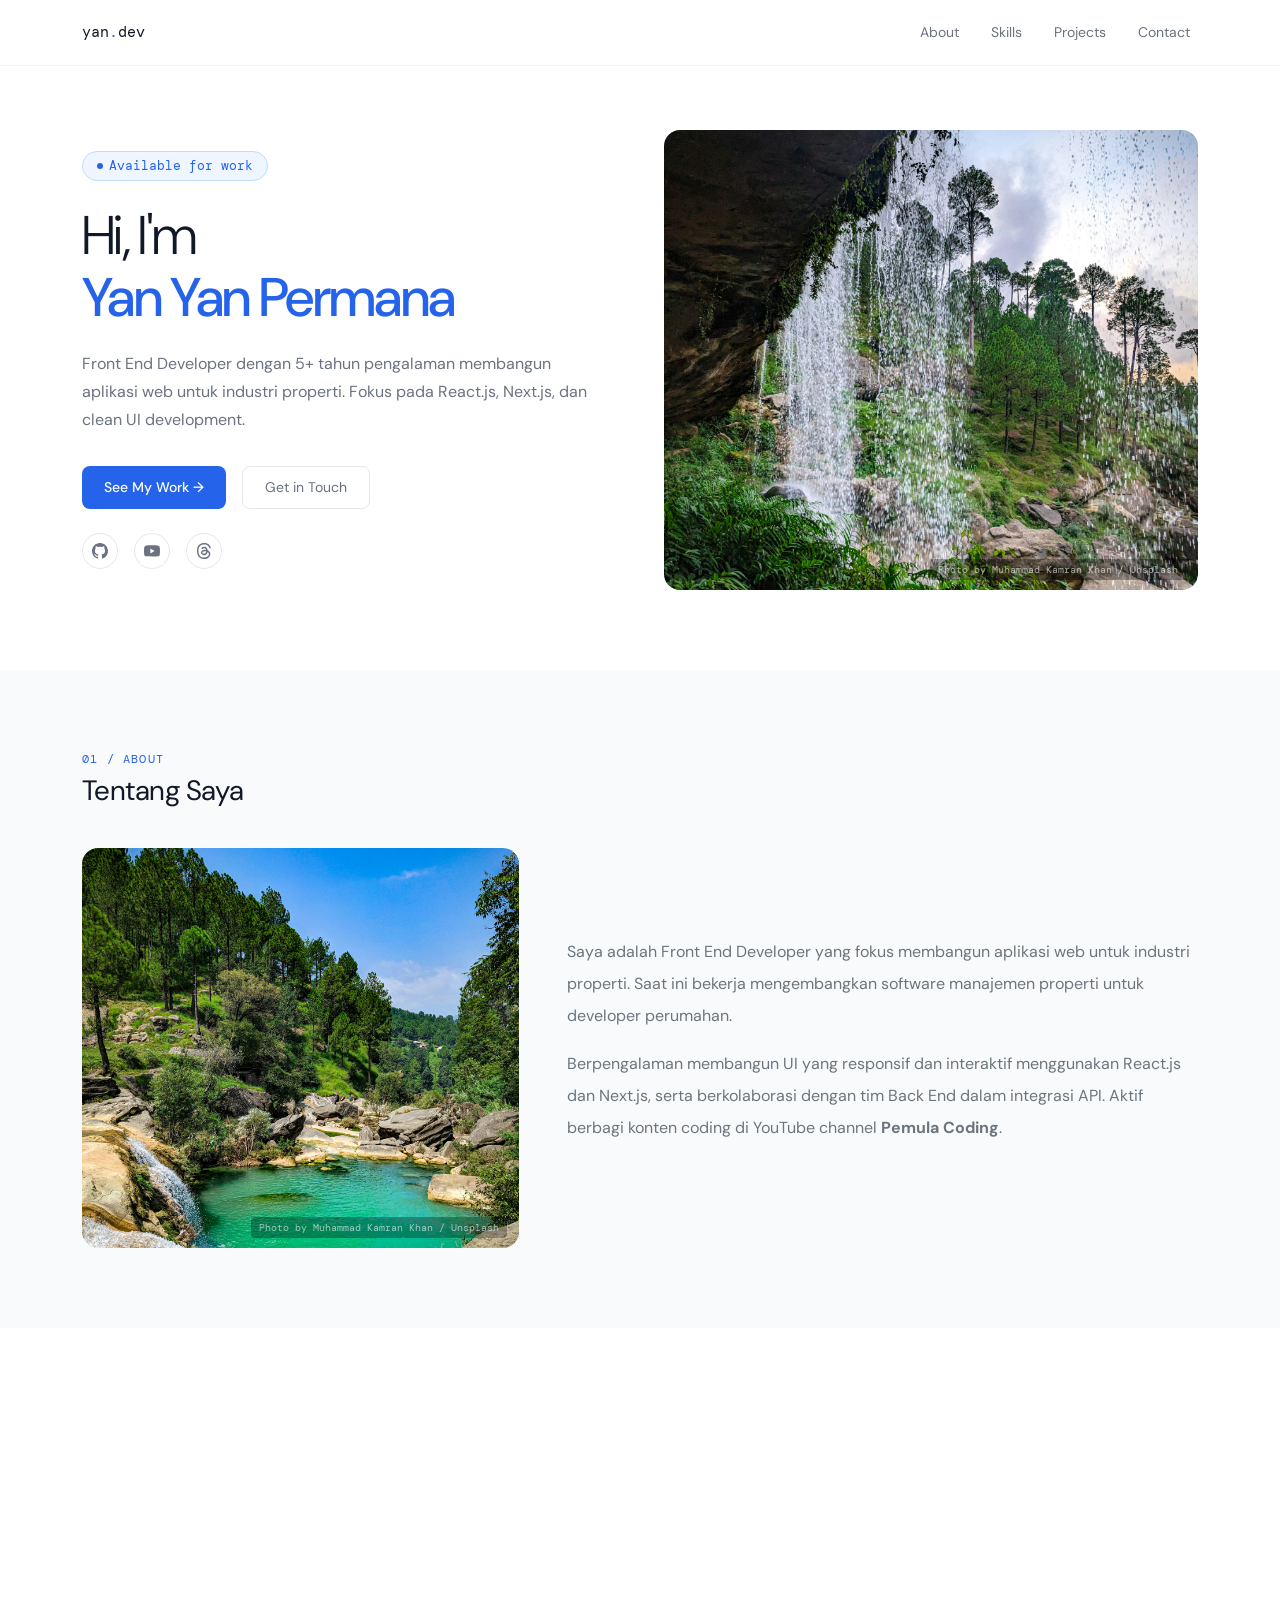
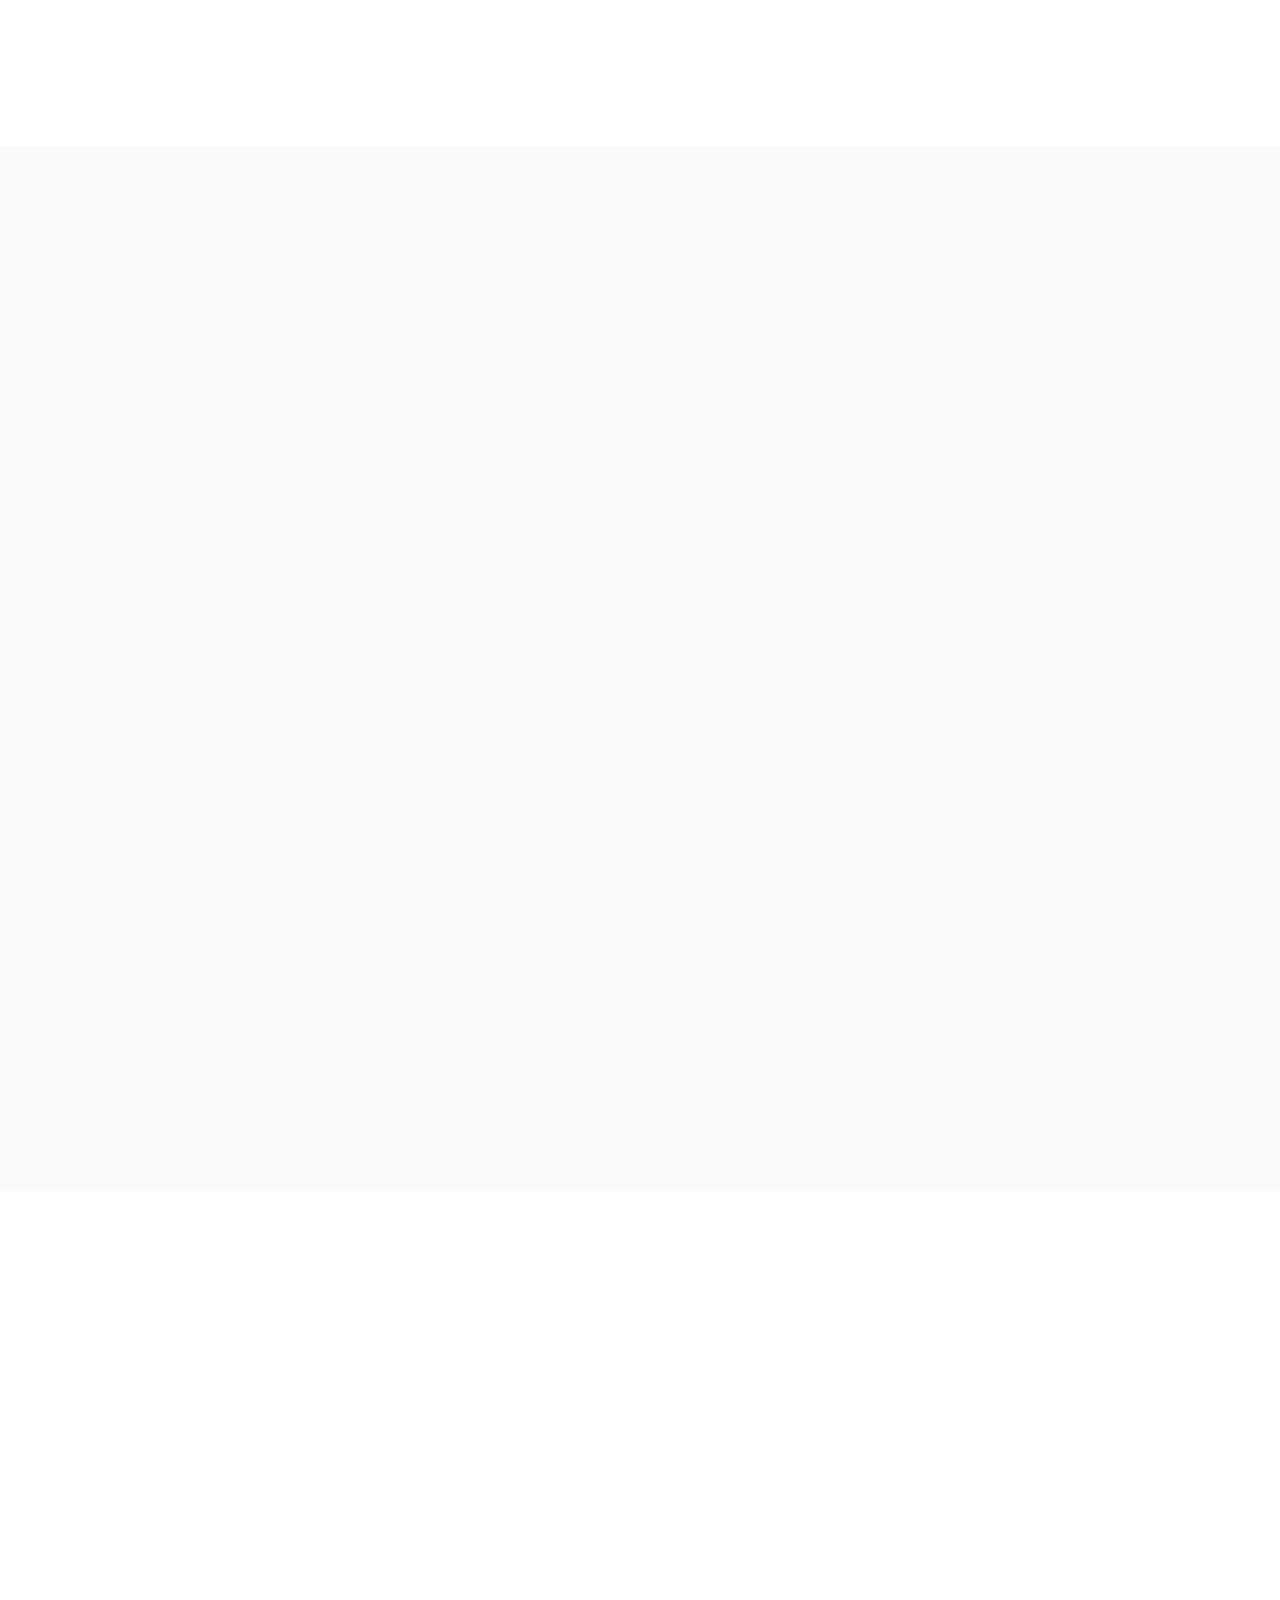
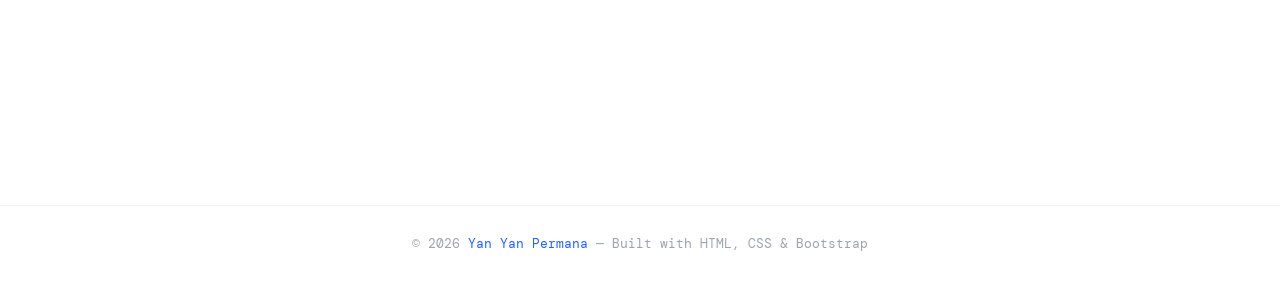
<file: index.html>
<!doctype html>
<html lang="id">
  <head>
    <meta charset="UTF-8" />
    <meta name="viewport" content="width=device-width, initial-scale=1.0" />
    <title>Yan Yan Permana — Web Developer</title>
    <link
      href="https://cdn.jsdelivr.net/npm/bootstrap@5.3.3/dist/css/bootstrap.min.css"
      rel="stylesheet"
    />
    <link
      href="https://fonts.googleapis.com/css2?family=DM+Sans:opsz,wght@9..40,300;9..40,400;9..40,500&family=DM+Mono:wght@400;500&display=swap"
      rel="stylesheet"
    />
    <style>
      :root {
        --blue: #2563eb;
        --blue-light: #eff6ff;
        --blue-mid: #bfdbfe;
        --blue-dark: #1d4ed8;
        --text-primary: #111827;
        --text-secondary: #6b7280;
        --text-muted: #9ca3af;
        --bg: #ffffff;
        --bg-soft: #f9fafb;
        --border: #e5e7eb;
        --border-light: #f3f4f6;
      }

      html {
        scroll-behavior: smooth;
      }

      body {
        font-family: "DM Sans", sans-serif;
        color: var(--text-primary);
        background: var(--bg);
      }

      /* NAV */
      .navbar {
        background: rgba(255, 255, 255, 0.92) !important;
        backdrop-filter: blur(12px);
        border-bottom: 1px solid var(--border-light);
        padding: 0.875rem 0;
      }

      .navbar-brand {
        font-family: "DM Mono", monospace;
        font-size: 15px;
        color: var(--text-primary) !important;
      }

      .navbar-brand span {
        color: var(--blue);
      }

      .nav-link {
        font-size: 14px;
        color: var(--text-secondary) !important;
        transition: color 0.2s;
      }

      .nav-link:hover {
        color: var(--blue) !important;
      }

      /* HERO */
      #home {
        padding-top: 130px;
        padding-bottom: 80px;
        background: var(--bg);
      }

      .hero-eyebrow {
        display: inline-flex;
        align-items: center;
        gap: 6px;
        font-size: 13px;
        font-family: "DM Mono", monospace;
        color: var(--blue);
        background: var(--blue-light);
        border: 1px solid var(--blue-mid);
        padding: 4px 14px;
        border-radius: 100px;
        margin-bottom: 1.5rem;
      }

      .hero-eyebrow::before {
        content: "";
        width: 6px;
        height: 6px;
        border-radius: 50%;
        background: var(--blue);
        animation: pulse 2s infinite;
      }

      @keyframes pulse {
        0%,
        100% {
          opacity: 1;
        }
        50% {
          opacity: 0.3;
        }
      }

      .hero-title {
        font-size: clamp(2.2rem, 5vw, 3.4rem);
        font-weight: 300;
        line-height: 1.15;
        letter-spacing: -0.03em;
        margin-bottom: 1.25rem;
      }

      .hero-title strong {
        font-weight: 500;
        color: var(--blue);
      }

      .hero-desc {
        font-size: 16px;
        color: var(--text-secondary);
        line-height: 1.75;
        max-width: 520px;
        margin-bottom: 2rem;
      }

      .btn-primary-custom {
        background: var(--blue);
        color: #fff;
        border: none;
        padding: 10px 22px;
        border-radius: 8px;
        font-size: 14px;
        font-weight: 500;
        text-decoration: none;
        display: inline-flex;
        align-items: center;
        gap: 6px;
        transition:
          background 0.2s,
          transform 0.15s;
      }

      .btn-primary-custom:hover {
        background: var(--blue-dark);
        color: #fff;
        transform: translateY(-1px);
      }

      .btn-ghost-custom {
        background: transparent;
        color: var(--text-secondary);
        border: 1px solid var(--border);
        padding: 10px 22px;
        border-radius: 8px;
        font-size: 14px;
        font-weight: 400;
        text-decoration: none;
        display: inline-flex;
        align-items: center;
        gap: 6px;
        transition:
          border-color 0.2s,
          color 0.2s,
          transform 0.15s;
      }

      .btn-ghost-custom:hover {
        border-color: var(--blue);
        color: var(--blue);
        transform: translateY(-1px);
      }

      .social-icon {
        width: 36px;
        height: 36px;
        border-radius: 50%;
        border: 1px solid var(--border);
        display: flex;
        align-items: center;
        justify-content: center;
        color: var(--text-secondary);
        text-decoration: none;
        font-size: 15px;
        transition:
          border-color 0.2s,
          color 0.2s;
      }

      .social-icon:hover {
        border-color: var(--blue);
        color: var(--blue);
      }

      /* SECTIONS */
      .section-label {
        font-size: 12px;
        font-family: "DM Mono", monospace;
        color: var(--blue);
        text-transform: uppercase;
        letter-spacing: 0.1em;
        margin-bottom: 0.4rem;
      }

      .section-title {
        font-size: 1.75rem;
        font-weight: 400;
        letter-spacing: -0.02em;
        margin-bottom: 2.5rem;
      }

      section {
        padding: 5rem 0;
      }
      .bg-soft {
        background: var(--bg-soft);
      }

      /* STAT CARD */
      .stat-card {
        background: var(--bg);
        border: 1px solid var(--border);
        border-radius: 12px;
        padding: 1.25rem;
      }

      .stat-number {
        font-size: 2rem;
        font-weight: 500;
        color: var(--blue);
        font-family: "DM Mono", monospace;
        line-height: 1;
      }

      .stat-label {
        font-size: 12px;
        color: var(--text-muted);
        margin-top: 4px;
      }

      /* SKILL */
      .skill-category {
        background: var(--bg);
        border: 1px solid var(--border);
        border-radius: 12px;
        padding: 1.25rem;
        height: 100%;
      }

      .skill-category-title {
        font-size: 11px;
        font-family: "DM Mono", monospace;
        text-transform: uppercase;
        letter-spacing: 0.08em;
        color: var(--text-muted);
        margin-bottom: 0.75rem;
      }

      .skill-tag {
        font-size: 12px;
        font-weight: 500;
        background: var(--bg-soft);
        border: 1px solid var(--border);
        color: var(--text-primary);
        padding: 3px 10px;
        border-radius: 100px;
        display: inline-block;
        margin: 2px;
      }

      .skill-tag.highlight {
        background: var(--blue-light);
        border-color: var(--blue-mid);
        color: var(--blue-dark);
      }

      /* TIMELINE */
      .timeline {
        position: relative;
        padding-left: 1.5rem;
      }

      .timeline::before {
        content: "";
        position: absolute;
        left: 0;
        top: 8px;
        bottom: 0;
        width: 1px;
        background: var(--border);
      }

      .timeline-item {
        position: relative;
        margin-bottom: 2.5rem;
      }

      .timeline-item::before {
        content: "";
        position: absolute;
        left: -1.5rem;
        top: 7px;
        width: 7px;
        height: 7px;
        border-radius: 50%;
        background: var(--blue);
        border: 2px solid var(--bg-soft);
        outline: 1px solid var(--blue);
      }

      .timeline-date {
        font-size: 12px;
        font-family: "DM Mono", monospace;
        color: var(--text-muted);
        margin-bottom: 3px;
      }

      .timeline-company {
        font-size: 14px;
        font-weight: 500;
      }

      .timeline-role {
        font-size: 13px;
        color: var(--blue);
        margin-bottom: 10px;
      }

      .timeline-desc {
        list-style: none;
        padding: 0;
      }

      .timeline-desc li {
        font-size: 13.5px;
        color: var(--text-secondary);
        padding-left: 1rem;
        position: relative;
        margin-bottom: 4px;
      }

      .timeline-desc li::before {
        content: "—";
        position: absolute;
        left: 0;
        color: var(--border);
      }

      /* PROJECT CARD */
      .project-card {
        background: var(--bg);
        border: 1px solid var(--border);
        border-radius: 12px;
        padding: 1.25rem;
        transition:
          border-color 0.2s,
          transform 0.2s;
        height: 100%;
      }

      .project-card:hover {
        border-color: var(--blue-mid);
        transform: translateY(-2px);
      }

      .project-icon {
        width: 36px;
        height: 36px;
        background: var(--blue-light);
        border-radius: 8px;
        display: flex;
        align-items: center;
        justify-content: center;
        color: var(--blue);
        margin-bottom: 0.75rem;
      }

      .project-title {
        font-size: 14px;
        font-weight: 500;
        margin-bottom: 4px;
      }

      .project-desc {
        font-size: 13px;
        color: var(--text-secondary);
        line-height: 1.6;
        margin-bottom: 12px;
      }

      .project-stack span {
        font-size: 11px;
        font-family: "DM Mono", monospace;
        color: var(--text-muted);
        background: var(--bg-soft);
        border: 1px solid var(--border-light);
        padding: 2px 7px;
        border-radius: 4px;
        display: inline-block;
        margin: 2px 2px 0 0;
      }

      /* PROJECT DETAIL LINK (tombol "Lihat Detail" pembuka modal) */
      .project-detail-btn {
        font-size: 12px;
        color: var(--blue);
        text-decoration: none;
        display: inline-flex;
        align-items: center;
        gap: 4px;
        background: none;
        border: none;
        padding: 0;
        cursor: pointer;
      }

      .project-detail-btn:hover {
        color: var(--blue-dark);
      }

      /* MODAL DETAIL PROJECT */
      .project-modal-shot {
        width: 100%;
        border: 1px solid var(--border);
        border-radius: 10px;
        display: block;
      }

      .project-modal-shot-label {
        font-size: 11px;
        font-family: "DM Mono", monospace;
        text-transform: uppercase;
        letter-spacing: 0.08em;
        color: var(--text-muted);
        margin: 8px 0 4px;
      }

      .project-modal-subtitle {
        font-size: 12px;
        font-family: "DM Mono", monospace;
        text-transform: uppercase;
        letter-spacing: 0.08em;
        color: var(--blue);
        margin: 1.5rem 0 0.6rem;
      }

      .project-modal-feature-list {
        list-style: none;
        padding: 0;
        margin: 0;
      }

      .project-modal-feature-list li {
        font-size: 13.5px;
        color: var(--text-secondary);
        line-height: 1.6;
        padding-left: 1rem;
        position: relative;
        margin-bottom: 4px;
      }

      .project-modal-feature-list li::before {
        content: "—";
        position: absolute;
        left: 0;
        color: var(--border);
      }

      /* CONTACT */
      .contact-link {
        display: flex;
        align-items: center;
        gap: 10px;
        font-size: 13.5px;
        color: var(--text-secondary);
        text-decoration: none;
        margin-bottom: 10px;
        transition: color 0.2s;
      }

      .contact-link:hover {
        color: var(--blue);
      }

      .contact-link-icon {
        width: 32px;
        height: 32px;
        background: var(--bg);
        border: 1px solid var(--border);
        border-radius: 8px;
        display: flex;
        align-items: center;
        justify-content: center;
        color: var(--text-secondary);
        flex-shrink: 0;
      }

      .form-control {
        border: 1px solid var(--border);
        border-radius: 8px;
        font-size: 14px;
        font-family: "DM Sans", sans-serif;
        color: var(--text-primary);
        padding: 9px 12px;
      }

      .form-control:focus {
        border-color: var(--blue);
        box-shadow: none;
      }

      .form-label {
        font-size: 12px;
        color: var(--text-muted);
        font-weight: 500;
        margin-bottom: 5px;
      }

      /* FOOTER */
      footer {
        border-top: 1px solid var(--border-light);
        padding: 1.75rem 0;
        text-align: center;
        font-size: 13px;
        color: var(--text-muted);
        font-family: "DM Mono", monospace;
      }

      footer span {
        color: var(--blue);
      }

      /* ABOUT IMAGE */
      .about-img-wrap {
        position: relative;
        border-radius: 16px;
        overflow: hidden;
        height: 400px;
      }

      .about-img {
        width: 100%;
        height: 100%;
        object-fit: cover;
        object-position: center;
        display: block;
      }

      /* HERO IMAGE */
      .hero-img-wrap {
        position: relative;
        border-radius: 16px;
        overflow: hidden;
        height: 460px;
      }

      .hero-img {
        width: 100%;
        height: 100%;
        object-fit: cover;
        object-position: center;
        display: block;
      }

      .hero-img-credit {
        position: absolute;
        bottom: 10px;
        right: 12px;
        font-size: 10px;
        font-family: "DM Mono", monospace;
        color: rgba(255, 255, 255, 0.6);
        background: rgba(0, 0, 0, 0.3);
        padding: 3px 8px;
        border-radius: 4px;
      }

      /* FADE IN */
      .fade-in {
        opacity: 0;
        transform: translateY(20px);
        transition:
          opacity 0.5s ease,
          transform 0.5s ease;
      }
      .fade-in.visible {
        opacity: 1;
        transform: translateY(0);
      }

      /* CODE WINDOW */
      .code-window {
        background: #0f1117;
        border-radius: 12px;
        overflow: hidden;
        border: 1px solid #2a2d3a;
        box-shadow: 0 20px 60px rgba(0, 0, 0, 0.12);
      }

      .code-topbar {
        background: #1a1d27;
        padding: 10px 16px;
        display: flex;
        align-items: center;
        gap: 6px;
        border-bottom: 1px solid #2a2d3a;
      }

      .code-dot {
        width: 12px;
        height: 12px;
        border-radius: 50%;
        display: inline-block;
      }

      .code-filename {
        font-size: 12px;
        font-family: "DM Mono", monospace;
        color: #6b7280;
        margin-left: 8px;
      }

      .code-body {
        padding: 1.5rem;
        overflow-x: auto;
      }

      .code-body pre {
        margin: 0;
        font-family: "DM Mono", monospace;
        font-size: 13px;
        line-height: 1.8;
        color: #abb2bf;
      }

      .c-keyword {
        color: #c678dd;
      }
      .c-fn {
        color: #61afef;
      }
      .c-str {
        color: #98c379;
      }
      .c-attr {
        color: #e06c75;
      }
      .c-tag {
        color: #e06c75;
      }
      .c-bool {
        color: #d19a66;
      }
      .c-comment {
        color: #5c6370;
        font-style: italic;
      }
    </style>
  </head>
  <body>
    <!-- NAVBAR -->
    <nav class="navbar navbar-expand-lg fixed-top">
      <div class="container">
        <a class="navbar-brand" href="#home">yan<span>.</span>dev</a>
        <button
          class="navbar-toggler border-0"
          type="button"
          data-bs-toggle="collapse"
          data-bs-target="#navMenu"
        >
          <span class="navbar-toggler-icon"></span>
        </button>
        <div class="collapse navbar-collapse justify-content-end" id="navMenu">
          <ul class="navbar-nav gap-3">
            <li class="nav-item">
              <a class="nav-link" href="#tentang">About</a>
            </li>
            <li class="nav-item">
              <a class="nav-link" href="#skill">Skills</a>
            </li>
            <li class="nav-item">
              <a class="nav-link" href="#project">Projects</a>
            </li>
            <li class="nav-item">
              <a class="nav-link" href="#contact">Contact</a>
            </li>
          </ul>
        </div>
      </div>
    </nav>

    <!-- HERO -->
    <section id="home">
      <div class="container">
        <div class="row align-items-center g-5">
          <div class="col-lg-6">
            <div class="hero-eyebrow">Available for work</div>
            <h1 class="hero-title">
              Hi, I'm<br /><strong>Yan Yan Permana</strong>
            </h1>
            <p class="hero-desc">
              Front End Developer dengan 5+ tahun pengalaman membangun aplikasi
              web untuk industri properti. Fokus pada React.js, Next.js, dan
              clean UI development.
            </p>
            <div class="d-flex gap-3 flex-wrap mb-4">
              <a href="#project" class="btn-primary-custom">See My Work →</a>
              <a href="#contact" class="btn-ghost-custom">Get in Touch</a>
            </div>
            <div class="d-flex gap-3 mt-2">
              <a
                href="https://github.com/yanyan-permana"
                target="_blank"
                class="social-icon"
                title="GitHub"
              >
                <svg
                  width="16"
                  height="16"
                  viewBox="0 0 24 24"
                  fill="currentColor"
                >
                  <path
                    d="M12 0C5.37 0 0 5.37 0 12c0 5.3 3.438 9.8 8.205 11.385.6.113.82-.258.82-.577v-2.165c-3.338.726-4.042-1.61-4.042-1.61-.546-1.387-1.333-1.756-1.333-1.756-1.09-.745.083-.729.083-.729 1.205.084 1.84 1.237 1.84 1.237 1.07 1.834 2.807 1.304 3.492.997.108-.775.418-1.305.762-1.605-2.665-.3-5.467-1.332-5.467-5.93 0-1.31.468-2.38 1.235-3.22-.124-.303-.535-1.524.117-3.176 0 0 1.008-.322 3.3 1.23A11.5 11.5 0 0 1 12 5.803c1.02.005 2.047.138 3.006.404 2.29-1.552 3.297-1.23 3.297-1.23.653 1.653.242 2.874.118 3.176.77.84 1.235 1.91 1.235 3.22 0 4.61-2.807 5.625-5.479 5.92.43.372.823 1.102.823 2.222v3.293c0 .322.218.694.825.576C20.565 21.795 24 17.295 24 12c0-6.63-5.37-12-12-12z"
                  />
                </svg>
              </a>
              <a
                href="https://www.youtube.com/@pemulacoding"
                target="_blank"
                class="social-icon"
                title="YouTube"
              >
                <svg
                  width="16"
                  height="16"
                  viewBox="0 0 24 24"
                  fill="currentColor"
                >
                  <path
                    d="M23.498 6.186a3.016 3.016 0 0 0-2.122-2.136C19.505 3.545 12 3.545 12 3.545s-7.505 0-9.377.505A3.017 3.017 0 0 0 .502 6.186C0 8.07 0 12 0 12s0 3.93.502 5.814a3.016 3.016 0 0 0 2.122 2.136c1.871.505 9.376.505 9.376.505s7.505 0 9.377-.505a3.015 3.015 0 0 0 2.122-2.136C24 15.93 24 12 24 12s0-3.93-.502-5.814zM9.545 15.568V8.432L15.818 12l-6.273 3.568z"
                  />
                </svg>
              </a>
              <a
                href="https://www.threads.net/@exyze___"
                target="_blank"
                rel="noopener noreferrer"
                class="social-icon"
                title="Threads"
              >
                <svg
                  xmlns="http://www.w3.org/2000/svg"
                  width="16"
                  height="16"
                  fill="currentColor"
                  class="bi bi-threads"
                  viewBox="0 0 16 16"
                >
                  <path
                    d="M6.321 6.016c-.27-.18-1.166-.802-1.166-.802.756-1.081 1.753-1.502 3.132-1.502.975 0 1.803.327 2.394.948s.928 1.509 1.005 2.644q.492.207.905.484c1.109.745 1.719 1.86 1.719 3.137 0 2.716-2.226 5.075-6.256 5.075C4.594 16 1 13.987 1 7.994 1 2.034 4.482 0 8.044 0 9.69 0 13.55.243 15 5.036l-1.36.353C12.516 1.974 10.163 1.43 8.006 1.43c-3.565 0-5.582 2.171-5.582 6.79 0 4.143 2.254 6.343 5.63 6.343 2.777 0 4.847-1.443 4.847-3.556 0-1.438-1.208-2.127-1.27-2.127-.236 1.234-.868 3.31-3.644 3.31-1.618 0-3.013-1.118-3.013-2.582 0-2.09 1.984-2.847 3.55-2.847.586 0 1.294.04 1.663.114 0-.637-.54-1.728-1.9-1.728-1.25 0-1.566.405-1.967.868ZM8.716 8.19c-2.04 0-2.304.87-2.304 1.416 0 .878 1.043 1.168 1.6 1.168 1.02 0 2.067-.282 2.232-2.423a6.2 6.2 0 0 0-1.528-.161"
                  />
                </svg>
              </a>
            </div>
          </div>
          <div class="col-lg-6 d-none d-lg-block">
            <div class="hero-img-wrap">
              <img src="assets/waterfall.jpg" alt="Nature" class="hero-img" />
              <div class="hero-img-credit">
                Photo by Muhammad Kamran Khan / Unsplash
              </div>
            </div>
          </div>
        </div>
      </div>
    </section>

    <!-- ABOUT -->
    <section id="tentang" class="bg-soft">
      <div class="container fade-in">
        <div class="section-label">01 / about</div>
        <h2 class="section-title">Tentang Saya</h2>
        <div class="row g-5 align-items-center">
          <div class="col-md-5">
            <div class="about-img-wrap">
              <img src="assets/nature.jpg" alt="Nature" class="about-img" />
              <div class="hero-img-credit">
                Photo by Muhammad Kamran Khan / Unsplash
              </div>
            </div>
          </div>
          <div class="col-md-7">
            <p class="text-secondary lh-lg">
              Saya adalah Front End Developer yang fokus membangun aplikasi web
              untuk industri properti. Saat ini bekerja mengembangkan software
              manajemen properti untuk developer perumahan.
            </p>
            <p class="text-secondary lh-lg">
              Berpengalaman membangun UI yang responsif dan interaktif
              menggunakan React.js dan Next.js, serta berkolaborasi dengan tim
              Back End dalam integrasi API. Aktif berbagi konten coding di
              YouTube channel <strong>Pemula Coding</strong>.
            </p>
          </div>
        </div>
      </div>
    </section>

    <!-- SKILLS -->
    <section id="skill">
      <div class="container fade-in">
        <div class="section-label">02 / skills</div>
        <h2 class="section-title">Tech Stack</h2>
        <div class="row g-3">
          <div class="col-sm-6 col-lg-3">
            <div class="skill-category">
              <div class="skill-category-title">Frontend</div>
              <span class="skill-tag highlight">React.js</span>
              <span class="skill-tag highlight">Next.js</span>
              <span class="skill-tag highlight">Ant Design</span>
              <span class="skill-tag">JavaScript</span>
              <span class="skill-tag">HTML</span>
              <span class="skill-tag">CSS</span>
              <span class="skill-tag">Bootstrap</span>
            </div>
          </div>
          <div class="col-sm-6 col-lg-3">
            <div class="skill-category">
              <div class="skill-category-title">Backend</div>
              <span class="skill-tag highlight">PHP</span>
              <span class="skill-tag highlight">Laravel</span>
              <span class="skill-tag">CodeIgniter</span>
              <span class="skill-tag">MySQL</span>
            </div>
          </div>
          <div class="col-sm-6 col-lg-3">
            <div class="skill-category">
              <div class="skill-category-title">Tools</div>
              <span class="skill-tag highlight">Git</span>
              <span class="skill-tag">VS Code</span>
              <span class="skill-tag">GitHub</span>
            </div>
          </div>
          <div class="col-sm-6 col-lg-3">
            <div class="skill-category">
              <div class="skill-category-title">Learning</div>
              <span class="skill-tag highlight">TypeScript</span>
            </div>
          </div>
        </div>
      </div>
    </section>

    <!-- PROJECTS -->
    <section id="project" class="bg-soft">
      <div class="container fade-in">
        <div class="section-label">03 / projects</div>
        <h2 class="section-title">Project</h2>
        <div class="row g-3">
          <div class="col-sm-6 col-lg-4">
            <div class="project-card">
              <div class="project-icon">
                <svg
                  width="18"
                  height="18"
                  viewBox="0 0 24 24"
                  fill="none"
                  stroke="currentColor"
                  stroke-width="2"
                >
                  <rect x="3" y="4" width="18" height="16" rx="2" />
                  <path d="M7 8h10" />
                  <path d="M7 12h2" />
                  <path d="M11 12h2" />
                  <path d="M15 12h2" />
                  <path d="M7 16h4" />
                  <path d="M15 16h2" />
                </svg>
              </div>

              <div class="project-title">My POS Minimarket</div>

              <div class="project-desc">
                Aplikasi Point of Sale berbasis web untuk mengelola transaksi
                kasir, produk, stok, pembayaran Tunai & QRIS, laporan penjualan,
                serta manajemen pengguna.
              </div>

              <div class="project-stack">
                <span>Laravel 12</span>
                <span>PHP 8.2</span>
                <span>Bootstrap 5</span>
                <span>MariaDB</span>
                <span>Chart.js</span>
              </div>

              <div class="mt-2">
                <a
                  href="https://youtu.be/QQ9WNJKLIVc?si=MAHBVaatBzBxbpew"
                  target="_blank"
                  rel="noopener noreferrer"
                  style="
                    font-size: 12px;
                    color: var(--blue);
                    text-decoration: none;
                    display: inline-flex;
                    align-items: center;
                    gap: 4px;
                  "
                >
                  Demo Video →
                </a>
              </div>
            </div>
          </div>

          <!-- CARD: Toko Online -->
          <div class="col-sm-6 col-lg-4">
            <div class="project-card">
              <div class="project-icon">
                <!-- ikon shop/toko -->
                <svg
                  width="18"
                  height="18"
                  viewBox="0 0 24 24"
                  fill="none"
                  stroke="currentColor"
                  stroke-width="2"
                >
                  <path d="M3 9l1-5h16l1 5" />
                  <path
                    d="M3 9a2 2 0 0 0 4 0 2 2 0 0 0 4 0 2 2 0 0 0 4 0 2 2 0 0 0 4 0"
                  />
                  <path d="M4 9v10a1 1 0 0 0 1 1h14a1 1 0 0 0 1-1V9" />
                  <path d="M9 21v-6h6v6" />
                </svg>
              </div>
              <div class="project-title">Toko Online</div>
              <div class="project-desc">
                Website toko online (Pakaian & Cosmetic) lengkap dengan panel
                admin, mulai dari katalog, keranjang, checkout dengan ongkir,
                sampai ulasan produk.
              </div>
              <div class="project-stack">
                <span>Laravel 12</span><span>Livewire 4</span
                ><span>Filament 5</span><span>Tailwind CSS</span
                ><span>MySQL</span>
              </div>
              <div class="mt-2">
                <button
                  type="button"
                  class="project-detail-btn"
                  data-bs-toggle="modal"
                  data-bs-target="#modalTokoOnline"
                >
                  Lihat Detail →
                </button>
              </div>
            </div>
          </div>

          <div class="col-sm-6 col-lg-4">
            <div class="project-card">
              <div class="project-icon">
                <svg
                  width="18"
                  height="18"
                  viewBox="0 0 24 24"
                  fill="none"
                  stroke="currentColor"
                  stroke-width="2"
                >
                  <path
                    d="M6 2h8l5 5v13a2 2 0 0 1-2 2H6a2 2 0 0 1-2-2V4a2 2 0 0 1 2-2z"
                  />
                  <path d="M14 2v5h5" />
                  <line x1="7" y1="13" x2="13" y2="13" />
                  <line x1="7" y1="17" x2="11" y2="17" />
                  <circle cx="18" cy="18" r="4.5" />
                  <line x1="18" y1="15.8" x2="18" y2="18.3" />
                  <circle cx="18" cy="20.3" r="0.4" fill="currentColor" />
                </svg>
              </div>
              <div class="project-title">Lapor Klien</div>
              <div class="project-desc">
                Sistem pencatatan komplain client - mencatat bug, error, dan
                permintaan fitur yang dilaporkan oleh client.
              </div>
              <div class="project-stack">
                <span>Next.js 15</span><span>TypeScript</span
                ><span>Ant Design</span><span>Supabase</span><span>Vercel</span>
              </div>
              <div class="mt-2">
                <a
                  href="https://lapor-klien.vercel.app/"
                  target="_blank"
                  style="
                    font-size: 12px;
                    color: var(--blue);
                    text-decoration: none;
                    display: inline-flex;
                    align-items: center;
                    gap: 4px;
                  "
                >
                  Live Demo →
                </a>
              </div>
            </div>
          </div>

          <div class="col-sm-6 col-lg-4">
            <div class="project-card">
              <div class="project-icon">
                <svg
                  width="18"
                  height="18"
                  viewBox="0 0 24 24"
                  fill="none"
                  stroke="currentColor"
                  stroke-width="2"
                >
                  <rect x="1" y="3" width="15" height="13" rx="2" />
                  <path d="M16 8h4l3 5v3h-7V8z" />
                  <circle cx="5.5" cy="18.5" r="2.5" />
                  <circle cx="18.5" cy="18.5" r="2.5" />
                </svg>
              </div>
              <div class="project-title">Putra Sunda Trans</div>
              <div class="project-desc">
                Aplikasi pemesanan tiket bus online. Pengguna bisa pilih rute,
                pilih kursi, dan bayar - semuanya dalam satu platform.
              </div>
              <div class="project-stack">
                <span>Next.js 15</span><span>TypeScript</span
                ><span>Ant Design</span><span>Supabase</span><span>Vercel</span>
              </div>
              <div class="mt-2">
                <a
                  href="https://putra-sunda-trans.vercel.app/"
                  target="_blank"
                  style="
                    font-size: 12px;
                    color: var(--blue);
                    text-decoration: none;
                    display: inline-flex;
                    align-items: center;
                    gap: 4px;
                  "
                >
                  Live Demo →
                </a>
              </div>
            </div>
          </div>

          <div class="col-sm-6 col-lg-4">
            <div class="project-card">
              <div class="project-icon">
                <svg
                  width="18"
                  height="18"
                  viewBox="0 0 24 24"
                  fill="none"
                  stroke="currentColor"
                  stroke-width="2"
                >
                  <rect x="2" y="3" width="20" height="14" rx="2" />
                  <path d="M8 21h8M12 17v4" />
                </svg>
              </div>
              <div class="project-title">E-Voting OSIS</div>
              <div class="project-desc">
                Aplikasi pemilihan ketua OSIS secara online. Dibuat saat pandemi
                agar pemilihan tetap bisa berjalan secara daring.
              </div>
              <div class="project-stack">
                <span>Laravel 7</span><span>Bootstrap 5</span><span>MySQL</span>
              </div>
            </div>
          </div>
          <div class="col-sm-6 col-lg-4">
            <div class="project-card">
              <div class="project-icon">
                <svg
                  width="18"
                  height="18"
                  viewBox="0 0 24 24"
                  fill="none"
                  stroke="currentColor"
                  stroke-width="2"
                >
                  <path
                    d="M6 2L3 6v14a2 2 0 0 0 2 2h14a2 2 0 0 0 2-2V6l-3-4z"
                  />
                  <line x1="3" y1="6" x2="21" y2="6" />
                  <path d="M16 10a4 4 0 0 1-8 0" />
                </svg>
              </div>
              <div class="project-title">Laramart POS</div>
              <div class="project-desc">
                Aplikasi Point of Sale untuk minimarket. Fitur mencakup kasir,
                manajemen stok, dan laporan penjualan.
              </div>
              <div class="project-stack">
                <span>Laravel 7</span><span>Bootstrap 4</span><span>MySQL</span>
              </div>
            </div>
          </div>
          <div class="col-sm-6 col-lg-4">
            <div class="project-card">
              <div class="project-icon">
                <svg
                  width="18"
                  height="18"
                  viewBox="0 0 24 24"
                  fill="none"
                  stroke="currentColor"
                  stroke-width="2"
                >
                  <rect x="3" y="4" width="18" height="18" rx="2" />
                  <line x1="16" y1="2" x2="16" y2="6" />
                  <line x1="8" y1="2" x2="8" y2="6" />
                  <line x1="3" y1="10" x2="21" y2="10" />
                </svg>
              </div>
              <div class="project-title">Absensi QR Code</div>
              <div class="project-desc">
                Sistem absensi wisudawan berbasis QR Code untuk kampus STTYBSI
                Tasikmalaya. Termasuk penomoran kursi otomatis.
              </div>
              <div class="project-stack">
                <span>CodeIgniter 3</span><span>Bootstrap 4</span
                ><span>QR Code</span>
              </div>
            </div>
          </div>
          <div class="col-sm-6 col-lg-4">
            <div class="project-card">
              <div class="project-icon">
                <svg
                  width="18"
                  height="18"
                  viewBox="0 0 24 24"
                  fill="none"
                  stroke="currentColor"
                  stroke-width="2"
                >
                  <path
                    d="M14 2H6a2 2 0 0 0-2 2v16a2 2 0 0 0 2 2h12a2 2 0 0 0 2-2V8z"
                  />
                  <polyline points="14 2 14 8 20 8" />
                </svg>
              </div>
              <div class="project-title">E-Jurnal Prakerin</div>
              <div class="project-desc">
                Monitoring kinerja siswa magang secara online untuk B One
                Corporation. Pelaporan jurnal harian secara daring.
              </div>
              <div class="project-stack">
                <span>Laravel 7</span><span>Bootstrap 4</span><span>MySQL</span>
              </div>
            </div>
          </div>
          <div class="col-sm-6 col-lg-4">
            <div class="project-card">
              <div class="project-icon">
                <svg
                  width="18"
                  height="18"
                  viewBox="0 0 24 24"
                  fill="none"
                  stroke="currentColor"
                  stroke-width="2"
                >
                  <path d="M17 21v-2a4 4 0 0 0-4-4H5a4 4 0 0 0-4 4v2" />
                  <circle cx="9" cy="7" r="4" />
                  <path d="M23 21v-2a4 4 0 0 0-3-3.87" />
                  <path d="M16 3.13a4 4 0 0 1 0 7.75" />
                </svg>
              </div>
              <div class="project-title">PPDB SMK Muhammadiyah</div>
              <div class="project-desc">
                Sistem PPDB online untuk SMK Muhammadiyah. Project skripsi
                mahasiswa yang dibangun dengan CI3.
              </div>
              <div class="project-stack">
                <span>CodeIgniter 3</span><span>Bootstrap 4</span
                ><span>MySQL</span>
              </div>
            </div>
          </div>
        </div>
      </div>
    </section>

    <div
      class="modal fade"
      id="modalTokoOnline"
      tabindex="-1"
      aria-labelledby="modalTokoOnlineLabel"
      aria-hidden="true"
    >
      <div
        class="modal-dialog modal-lg modal-dialog-centered modal-dialog-scrollable"
      >
        <div
          class="modal-content"
          style="border-radius: 16px; border: 1px solid var(--border)"
        >
          <div
            class="modal-header"
            style="border-bottom: 1px solid var(--border-light)"
          >
            <h5
              class="modal-title"
              id="modalTokoOnlineLabel"
              style="font-weight: 500"
            >
              Toko Online
            </h5>
            <button
              type="button"
              class="btn-close"
              data-bs-dismiss="modal"
              aria-label="Close"
            ></button>
          </div>
          <div class="modal-body">
            <p
              class="text-secondary"
              style="font-size: 13.5px; line-height: 1.7"
            >
              Website toko online single-store kategori Pakaian & Cosmetic.
              Dilengkapi panel admin penuh untuk kelola produk, pesanan dan
              lain-lain
            </p>

            <div class="row g-3 mt-1">
              <div class="col-sm-6">
                <div class="project-modal-shot-label">Tampilan User</div>
                <img
                  src="img/toko_online_user.png"
                  alt="Screenshot halaman user Toko Online"
                  class="project-modal-shot"
                />
              </div>
              <div class="col-sm-6">
                <div class="project-modal-shot-label">Tampilan Admin</div>
                <img
                  src="img/toko_online_admin.png"
                  alt="Screenshot halaman admin Toko Online"
                  class="project-modal-shot"
                />
              </div>
            </div>

            <!-- TECH STACK -->
            <div class="project-modal-subtitle">Tech Stack</div>
            <div class="project-stack">
              <span>Laravel 12</span><span>Livewire 4</span
              ><span>Filament 5</span><span>Tailwind CSS v4</span
              ><span>MySQL</span>
            </div>

            <!-- FITUR STOREFRONT (sisi pengguna) -->
            <div class="project-modal-subtitle">Fitur Customer</div>
            <ul class="project-modal-feature-list">
              <li>Browsing & pencarian produk tanpa perlu login</li>
              <li>Varian produk (ukuran/warna) dengan stok per varian</li>
              <li>Keranjang belanja & checkout</li>
              <li>Hitung ongkir otomatis via integrasi RajaOngkir</li>
              <li>Upload bukti transfer & kode promo/voucher</li>
              <li>Ulasan produk dengan foto & rating</li>
            </ul>

            <!-- FITUR ADMIN (Filament) -->
            <div class="project-modal-subtitle">Fitur Admin</div>
            <ul class="project-modal-feature-list">
              <li>Manajemen produk, varian, kategori, dan diskon</li>
              <li>Kelola pesanan lengkap dengan status & resi pengiriman</li>
              <li>Kelola promo/voucher, banner, dan rekening pembayaran</li>
              <li>Monitoring stok produk yang menipis</li>
              <li>Dashboard dengan grafik penjualan & produk terlaris</li>
            </ul>
          </div>
        </div>
      </div>
    </div>

    <!-- CONTACT -->
    <section id="contact">
      <div class="container fade-in">
        <div class="section-label">04 / contact</div>
        <h2 class="section-title">Get in Touch</h2>
        <div class="row g-5 align-items-start">
          <div class="col-md-7">
            <p class="text-secondary lh-lg mb-4">
              Punya pertanyaan atau mau ngobrol soal project? Feel free to reach
              out!
            </p>
            <a href="mailto:deyanyan6@gmail.com" class="contact-link"
              ><div class="contact-link-icon">
                <svg
                  width="14"
                  height="14"
                  viewBox="0 0 24 24"
                  fill="none"
                  stroke="currentColor"
                  stroke-width="2"
                >
                  <path
                    d="M4 4h16c1.1 0 2 .9 2 2v12c0 1.1-.9 2-2 2H4c-1.1 0-2-.9-2-2V6c0-1.1.9-2 2-2z"
                  />
                  <polyline points="22,6 12,13 2,6" />
                </svg>
              </div>
              deyanyan6@gmail.com</a
            >
            <a
              href="https://github.com/yanyan-permana"
              target="_blank"
              class="contact-link"
              ><div class="contact-link-icon">
                <svg
                  width="14"
                  height="14"
                  viewBox="0 0 24 24"
                  fill="currentColor"
                >
                  <path
                    d="M12 0C5.37 0 0 5.37 0 12c0 5.3 3.438 9.8 8.205 11.385.6.113.82-.258.82-.577v-2.165c-3.338.726-4.042-1.61-4.042-1.61-.546-1.387-1.333-1.756-1.333-1.756-1.09-.745.083-.729.083-.729 1.205.084 1.84 1.237 1.84 1.237 1.07 1.834 2.807 1.304 3.492.997.108-.775.418-1.305.762-1.605-2.665-.3-5.467-1.332-5.467-5.93 0-1.31.468-2.38 1.235-3.22-.124-.303-.535-1.524.117-3.176 0 0 1.008-.322 3.3 1.23A11.5 11.5 0 0 1 12 5.803c1.02.005 2.047.138 3.006.404 2.29-1.552 3.297-1.23 3.297-1.23.653 1.653.242 2.874.118 3.176.77.84 1.235 1.91 1.235 3.22 0 4.61-2.807 5.625-5.479 5.92.43.372.823 1.102.823 2.222v3.293c0 .322.218.694.825.576C20.565 21.795 24 17.295 24 12c0-6.63-5.37-12-12-12z"
                  />
                </svg>
              </div>
              github.com/yanyan-permana</a
            >
            <a
              href="https://www.youtube.com/@pemulacoding"
              target="_blank"
              class="contact-link"
              ><div class="contact-link-icon">
                <svg
                  width="14"
                  height="14"
                  viewBox="0 0 24 24"
                  fill="currentColor"
                >
                  <path
                    d="M23.498 6.186a3.016 3.016 0 0 0-2.122-2.136C19.505 3.545 12 3.545 12 3.545s-7.505 0-9.377.505A3.017 3.017 0 0 0 .502 6.186C0 8.07 0 12 0 12s0 3.93.502 5.814a3.016 3.016 0 0 0 2.122 2.136c1.871.505 9.376.505 9.376.505s7.505 0 9.377-.505a3.015 3.015 0 0 0 2.122-2.136C24 15.93 24 12 24 12s0-3.93-.502-5.814zM9.545 15.568V8.432L15.818 12l-6.273 3.568z"
                  />
                </svg>
              </div>
              @pemulacoding</a
            >
            <a
              href="https://www.threads.net/@exyze___"
              target="_blank"
              class="contact-link"
              ><div class="contact-link-icon">
                <svg
                  xmlns="http://www.w3.org/2000/svg"
                  width="16"
                  height="16"
                  fill="currentColor"
                  class="bi bi-threads"
                  viewBox="0 0 16 16"
                >
                  <path
                    d="M6.321 6.016c-.27-.18-1.166-.802-1.166-.802.756-1.081 1.753-1.502 3.132-1.502.975 0 1.803.327 2.394.948s.928 1.509 1.005 2.644q.492.207.905.484c1.109.745 1.719 1.86 1.719 3.137 0 2.716-2.226 5.075-6.256 5.075C4.594 16 1 13.987 1 7.994 1 2.034 4.482 0 8.044 0 9.69 0 13.55.243 15 5.036l-1.36.353C12.516 1.974 10.163 1.43 8.006 1.43c-3.565 0-5.582 2.171-5.582 6.79 0 4.143 2.254 6.343 5.63 6.343 2.777 0 4.847-1.443 4.847-3.556 0-1.438-1.208-2.127-1.27-2.127-.236 1.234-.868 3.31-3.644 3.31-1.618 0-3.013-1.118-3.013-2.582 0-2.09 1.984-2.847 3.55-2.847.586 0 1.294.04 1.663.114 0-.637-.54-1.728-1.9-1.728-1.25 0-1.566.405-1.967.868ZM8.716 8.19c-2.04 0-2.304.87-2.304 1.416 0 .878 1.043 1.168 1.6 1.168 1.02 0 2.067-.282 2.232-2.423a6.2 6.2 0 0 0-1.528-.161"
                  />
                </svg>
              </div>
              @exyze___
            </a>
          </div>
          <div class="col-md-5">
            <div class="mb-3">
              <label class="form-label">Nama</label>
              <input type="text" class="form-control" placeholder="Nama kamu" />
            </div>
            <div class="mb-3">
              <label class="form-label">Email</label>
              <input
                type="email"
                class="form-control"
                placeholder="email@contoh.com"
              />
            </div>
            <div class="mb-3">
              <label class="form-label">Pesan</label>
              <textarea
                class="form-control"
                rows="4"
                placeholder="Tulis pesan kamu..."
              ></textarea>
            </div>
            <a href="mailto:deyanyan6@gmail.com" class="btn-primary-custom"
              >Kirim Pesan →</a
            >
          </div>
        </div>
      </div>
    </section>

    <!-- FOOTER -->
    <footer>
      © 2026 <span>Yan Yan Permana</span> — Built with HTML, CSS & Bootstrap
    </footer>

    <script src="https://cdn.jsdelivr.net/npm/bootstrap@5.3.3/dist/js/bootstrap.bundle.min.js"></script>
    <script>
      const observer = new IntersectionObserver(
        (entries) => {
          entries.forEach((e) => {
            if (e.isIntersecting) e.target.classList.add("visible");
          });
        },
        { threshold: 0.1 },
      );
      document
        .querySelectorAll(".fade-in")
        .forEach((el) => observer.observe(el));
    </script>
  </body>
</html>
</file>
